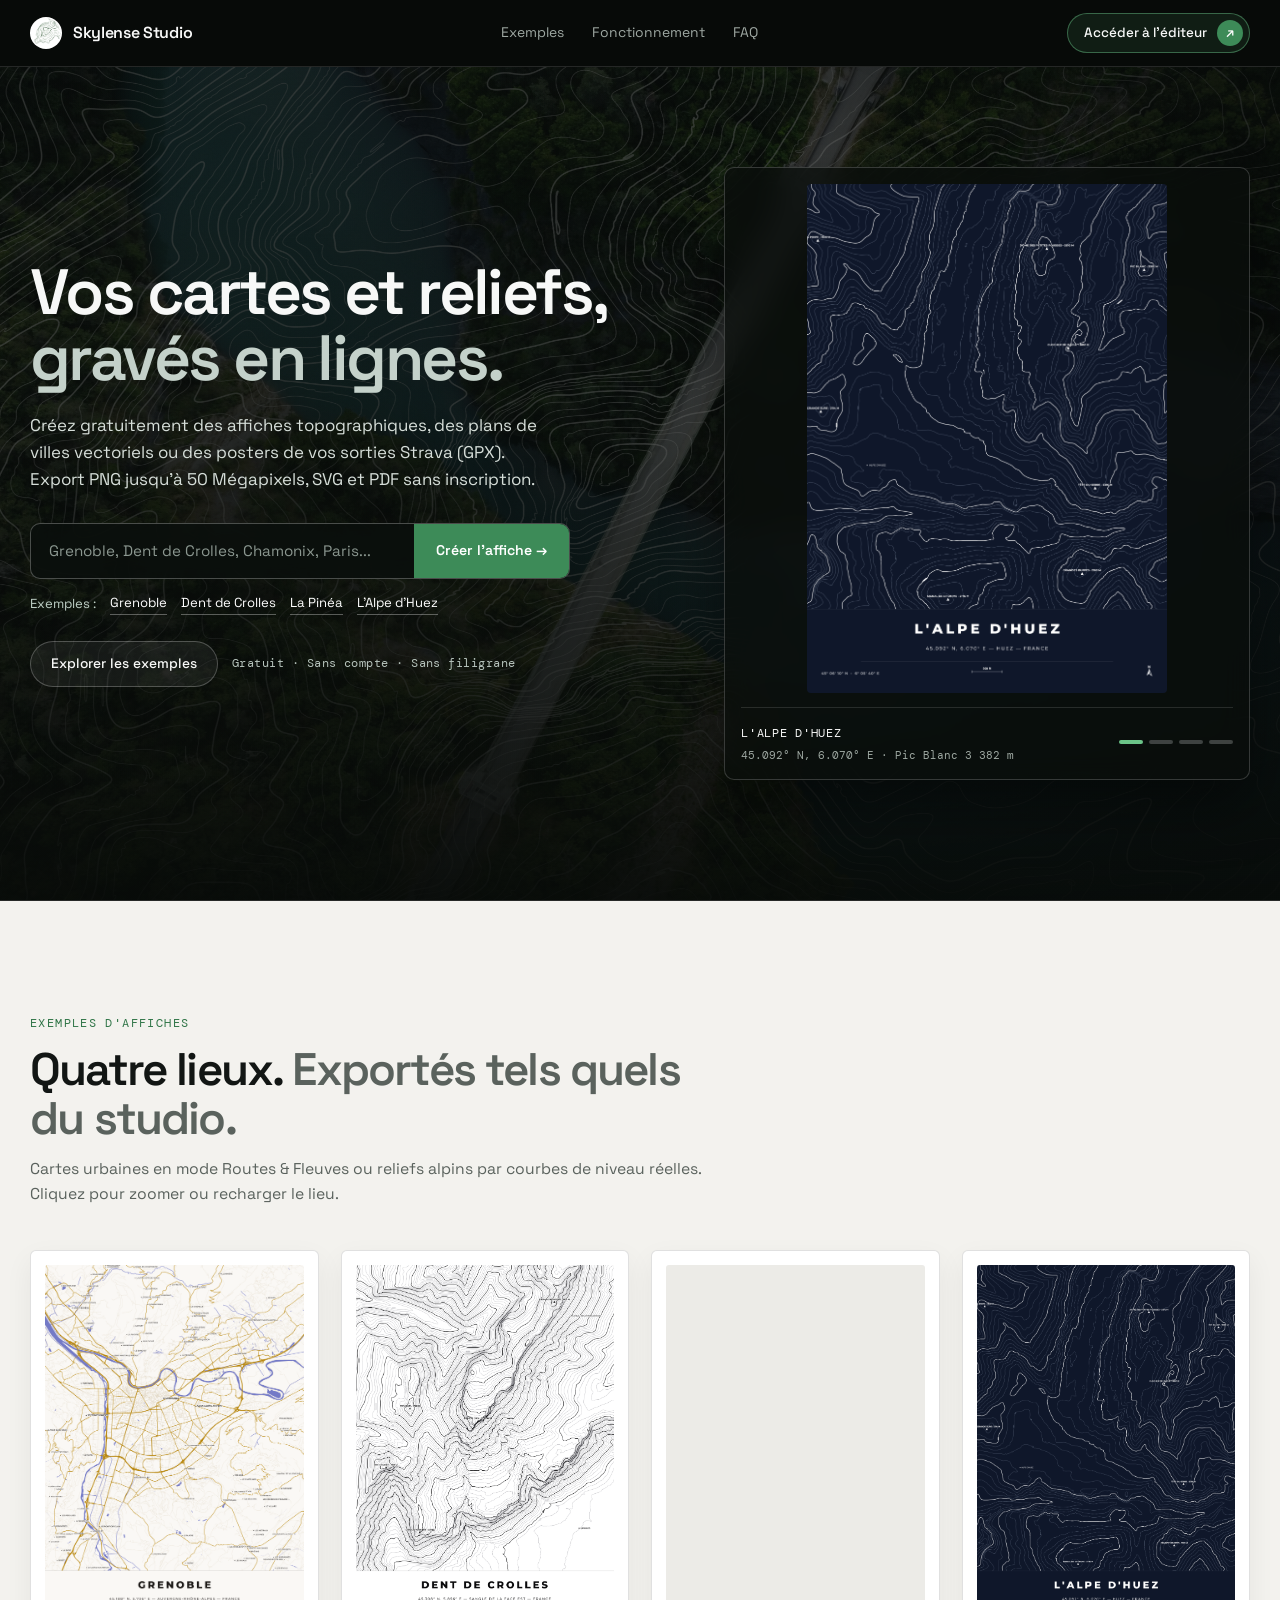
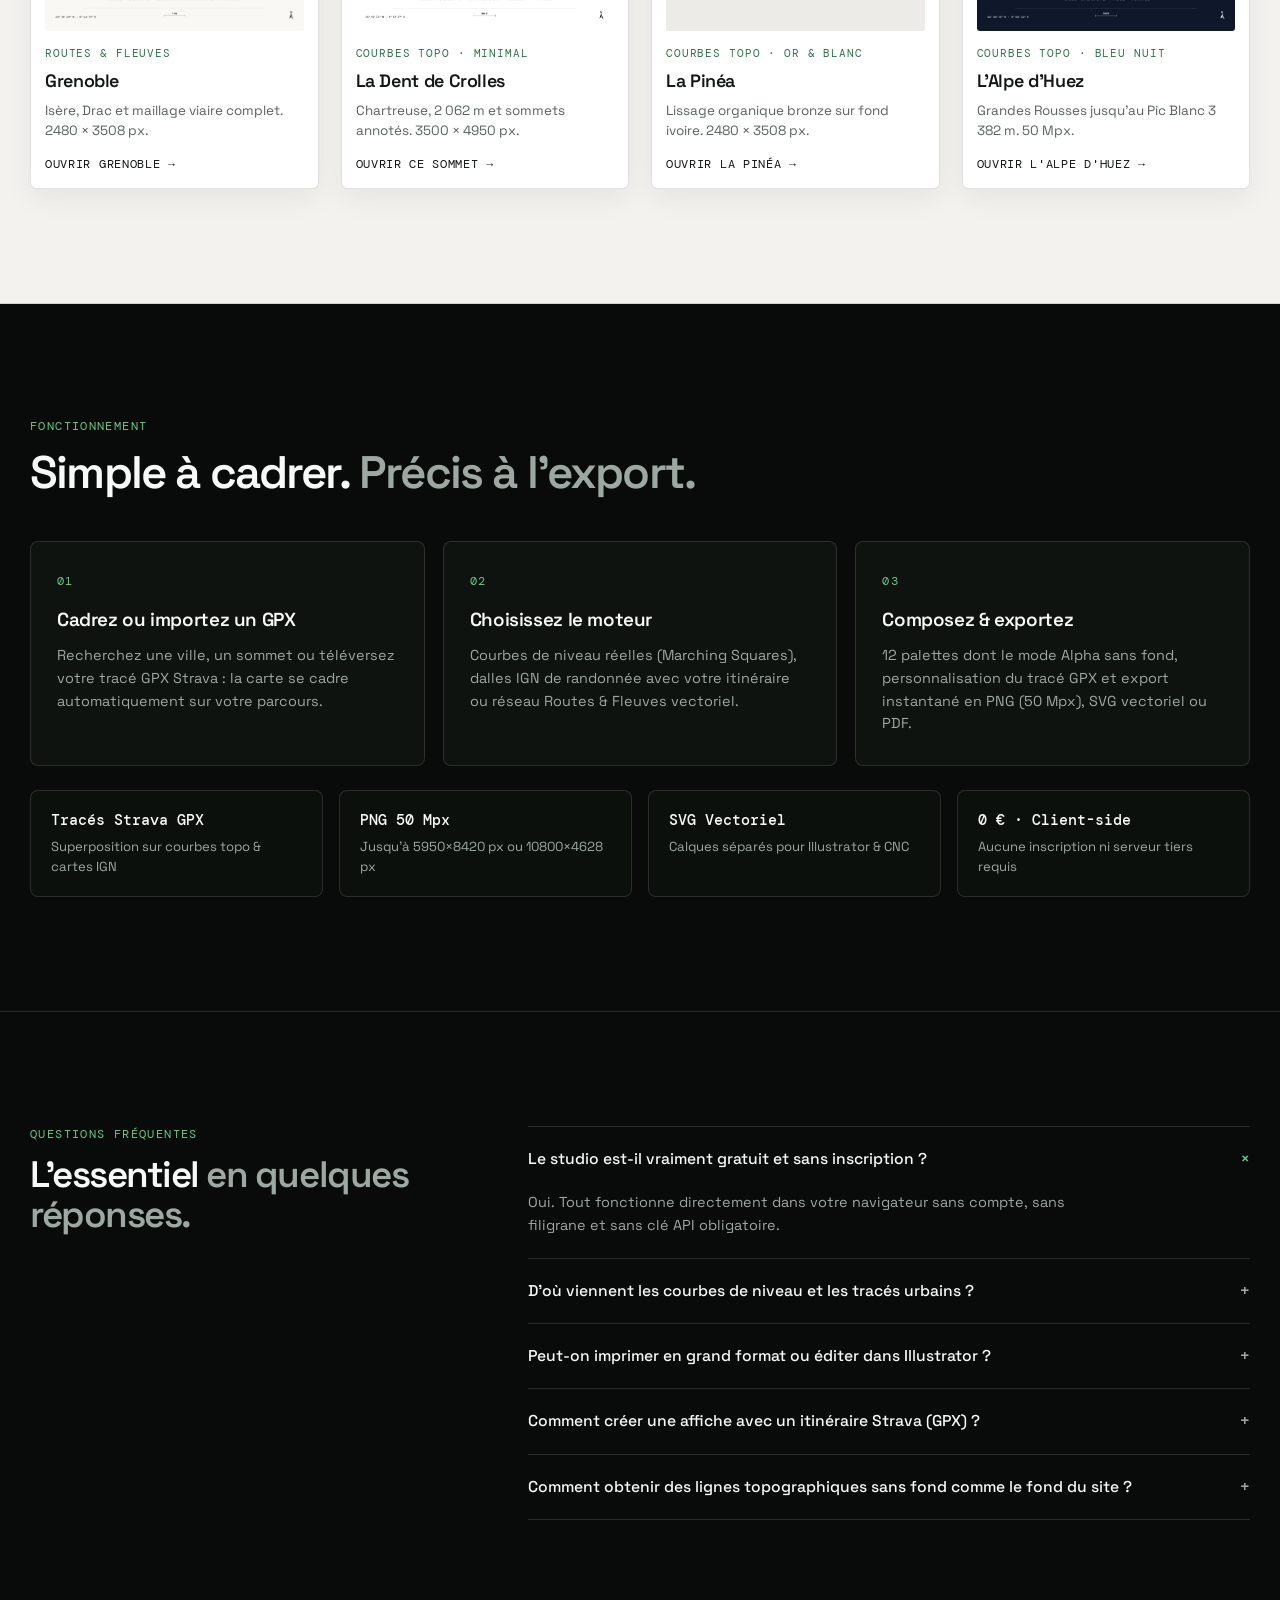
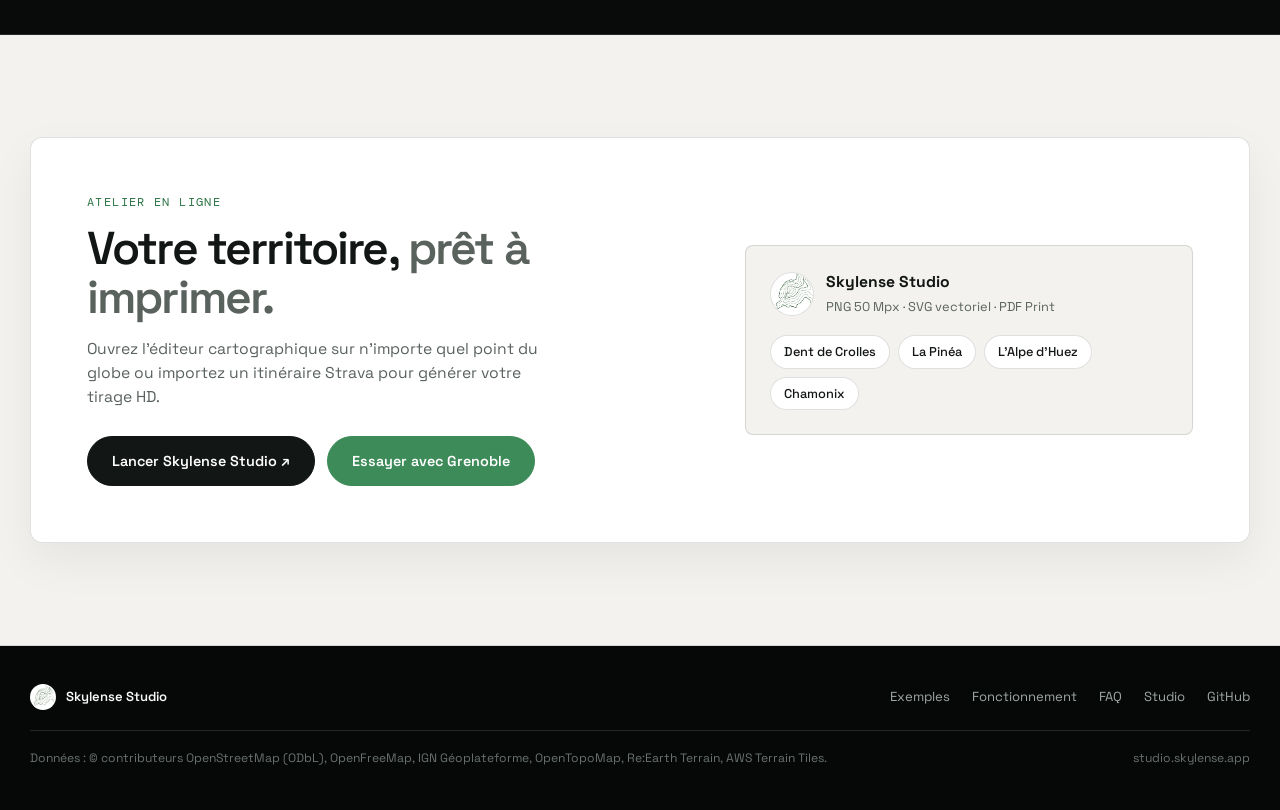
<file: index.html>
<!DOCTYPE html>
<html lang="fr">
<head>
    <meta charset="UTF-8">
    <meta name="viewport" content="width=device-width, initial-scale=1.0">
    <title>Skylense Studio — Affiches topographiques, cartes de villes & tracés Strava GPX gratuits</title>
    <meta name="description" content="Créez gratuitement une affiche topographique, une carte de ville ou un poster de votre parcours Strava (GPX) dans votre navigateur. Courbes de niveau réelles, cartes de randonnée IGN, fond Alpha transparent, export PNG 50 Mpx, SVG et PDF.">
    <meta name="keywords" content="affiche topographique gratuite, affiche strava gpx, poster parcours strava, carte topographique gpx, courbes de niveau, poster montagne, carte de ville minimaliste, isocourbes SVG, Skylense Studio, Grenoble, Dent de Crolles, La Pinéa, Alpe d'Huez">
    <meta name="author" content="Skylense Studio">
    <meta name="application-name" content="Skylense Studio">
    <meta name="apple-mobile-web-app-title" content="Skylense Studio">
    <meta name="robots" content="index, follow, max-image-preview:large">
    <meta name="theme-color" content="#000000">
    <link rel="canonical" href="https://studio.skylense.app/">
    <link rel="alternate" hreflang="fr" href="https://studio.skylense.app/">
    <link rel="alternate" hreflang="x-default" href="https://studio.skylense.app/">

    <link rel="icon" type="image/png" href="images/logo2.png">
    <link rel="apple-touch-icon" href="images/logo2.png">

    <!-- Open Graph & Twitter -->
    <meta property="og:type" content="website">
    <meta property="og:locale" content="fr_FR">
    <meta property="og:site_name" content="Skylense Studio">
    <meta property="og:title" content="Skylense Studio — Affiches topographiques, cartes & tracés Strava GPX">
    <meta property="og:description" content="Transformez une ville, une montagne ou votre itinéraire Strava (GPX) en affiche haute définition jusqu'à 50 Mégapixels, gratuitement et sans inscription.">
    <meta property="og:url" content="https://studio.skylense.app/">
    <meta property="og:image" content="https://studio.skylense.app/images/topo3.png">
    <meta property="og:image:type" content="image/png">
    <meta property="og:image:width" content="5950">
    <meta property="og:image:height" content="8420">
    <meta property="og:image:alt" content="Affiche topographique de L'Alpe d'Huez générée avec Skylense Studio">
    <meta name="twitter:card" content="summary_large_image">
    <meta name="twitter:title" content="Skylense Studio — Affiches topographiques & tracés Strava GPX">
    <meta name="twitter:description" content="Courbes de niveau réelles, import GPX Strava sur cartes topo/rando, plans de villes vectoriels et exports PNG 50 Mpx, SVG & PDF.">
    <meta name="twitter:image" content="https://studio.skylense.app/images/topo3.png">

    <!-- Données structurées SEO -->
    <script type="application/ld+json">
    {
      "@context": "https://schema.org",
      "@type": "WebApplication",
      "name": "Skylense Studio",
      "url": "https://studio.skylense.app/",
      "applicationCategory": "DesignApplication",
      "operatingSystem": "Web",
      "inLanguage": "fr",
      "softwareVersion": "1.1.0",
      "isAccessibleForFree": true,
      "image": "https://studio.skylense.app/images/logo2.png",
      "screenshot": "https://studio.skylense.app/images/topo3.png",
      "publisher": {
        "@type": "Organization",
        "name": "Skylense Studio",
        "url": "https://studio.skylense.app/",
        "logo": {
          "@type": "ImageObject",
          "url": "https://studio.skylense.app/images/logo2.png"
        }
      },
      "description": "Studio gratuit dans le navigateur pour créer des affiches topographiques (courbes de niveau Marching Squares), des cartes urbaines (Routes & Fleuves MVT), des cartes de randonnée IGN et des posters d'itinéraires Strava à partir de fichiers GPX, avec export PNG jusqu'à 50 Mégapixels, SVG vectoriel et PDF.",
      "featureList": [
        "Import direct de tracés Strava et fichiers GPX sur courbes topo, cartes IGN et plans urbains",
        "Calcul automatique de la distance et du dénivelé positif (D+)",
        "Moteur d'isocontours topographiques Marching Squares",
        "Mode Routes & Fleuves vectoriel OpenFreeMap",
        "Export PNG jusqu'à 50 Mégapixels, SVG vectoriel par calques et PDF Print"
      ],
      "offers": {
        "@type": "Offer",
        "price": "0",
        "priceCurrency": "EUR"
      }
    }
    </script>
    <script type="application/ld+json">
    {
      "@context": "https://schema.org",
      "@type": "ImageGallery",
      "name": "Exemples d'affiches Skylense Studio",
      "url": "https://studio.skylense.app/#exemples",
      "associatedMedia": [
        {
          "@type": "ImageObject",
          "name": "Grenoble — Routes & Fleuves",
          "contentUrl": "https://studio.skylense.app/images/ville.png",
          "description": "Affiche de Grenoble en mode Routes et Fleuves."
        },
        {
          "@type": "ImageObject",
          "name": "La Dent de Crolles — Courbes topographiques",
          "contentUrl": "https://studio.skylense.app/images/topo1.png",
          "description": "Affiche topographique de La Dent de Crolles (2062 m) en Chartreuse."
        },
        {
          "@type": "ImageObject",
          "name": "La Pinéa — Courbes topographiques",
          "contentUrl": "https://studio.skylense.app/images/topo2.png",
          "description": "Affiche topographique de La Pinéa (1771 m) en Chartreuse."
        },
        {
          "@type": "ImageObject",
          "name": "L'Alpe d'Huez — Courbes topographiques 50 Mpx",
          "contentUrl": "https://studio.skylense.app/images/topo3.png",
          "description": "Affiche topographique de L'Alpe d'Huez et du Pic Blanc (3382 m)."
        }
      ]
    }
    </script>
    <script type="application/ld+json">
    {
      "@context": "https://schema.org",
      "@type": "FAQPage",
      "mainEntity": [
        {
          "@type": "Question",
          "name": "Skylense Studio est-il gratuit et sans inscription ?",
          "acceptedAnswer": {
            "@type": "Answer",
            "text": "Oui. Le studio fonctionne directement dans votre navigateur sans compte, sans filigrane et sans clé API obligatoire."
          }
        },
        {
          "@type": "Question",
          "name": "Quelles données cartographiques et altimétriques sont utilisées ?",
          "acceptedAnswer": {
            "@type": "Answer",
            "text": "Les courbes de niveau utilisent des modèles numériques de terrain (Terrain-RGB et AWS Terrarium). Le mode Routes & Fleuves décode les tuiles vectorielles OpenFreeMap/OpenStreetMap, et les dalles raster incluent l'IGN Géoplateforme et OpenTopoMap."
          }
        },
        {
          "@type": "Question",
          "name": "Quels formats d'export sont disponibles pour l'impression ?",
          "acceptedAnswer": {
            "@type": "Answer",
            "text": "Vous pouvez exporter en PNG (150 DPI, 300 DPI Pro, 4K Ultra HD et jusqu'à 50 Mégapixels), en SVG vectoriel pur par calques et en PDF haute définition."
          }
        },
        {
          "@type": "Question",
          "name": "Comment créer une affiche avec un itinéraire Strava (fichier GPX) ?",
          "acceptedAnswer": {
            "@type": "Answer",
            "text": "Dans Skylense Studio, téléversez votre fichier .gpx exporté depuis Strava, Garmin ou Komoot. Le tracé est automatiquement centré sur la carte avec sa distance et son dénivelé positif, et se superpose en haute définition sur les courbes de niveau, les dalles IGN de randonnée ou les plans de villes (export PNG, SVG et PDF)."
          }
        },
        {
          "@type": "Question",
          "name": "Comment exporter des lignes topographiques sans fond (Alpha) ?",
          "acceptedAnswer": {
            "@type": "Answer",
            "text": "Dans le studio, choisissez la palette Alpha ou activez la transparence du fond avec la disposition Lignes Pures pour obtenir uniquement les courbes en PNG transparent ou SVG."
          }
        }
      ]
    }
    </script>

    <!-- Fonts -->
    <link rel="preconnect" href="https://fonts.googleapis.com">
    <link rel="preconnect" href="https://fonts.gstatic.com" crossorigin>
    <link href="https://fonts.googleapis.com/css2?family=DM+Mono:wght@400;500&family=Space+Grotesk:wght@400;500;600;700&display=swap" rel="stylesheet">

    <link rel="stylesheet" href="landing.css">
</head>
<body>

    <!-- =====================================================================
         HEADER
         ===================================================================== -->
    <header class="site-header">
        <div class="header-inner">
            <a class="brand-link" href="#top" aria-label="Skylense Studio, accueil">
                <span class="brand-mark" aria-hidden="true">
                    <img src="images/logo2.png" alt="" width="32" height="32">
                </span>
                <span class="brand-name">Skylense Studio</span>
            </a>

            <nav class="nav-links" aria-label="Navigation principale">
                <a href="#exemples">Exemples</a>
                <a href="#fonctionnement">Fonctionnement</a>
                <a href="#faq">FAQ</a>
            </nav>

            <div style="display:flex; align-items:center; gap:10px;">
                <a class="btn-nav-pill" href="studio.html">
                    <span>Accéder à l'éditeur</span>
                    <span class="btn-pill-arrow" aria-hidden="true">↗</span>
                </a>
                <button class="mobile-menu-btn" id="mobile-menu-btn" type="button" aria-label="Menu" aria-expanded="false">
                    <svg width="17" height="17" viewBox="0 0 24 24" fill="none" stroke="currentColor" stroke-width="2">
                        <line x1="3" y1="7" x2="21" y2="7"/>
                        <line x1="3" y1="12" x2="21" y2="12"/>
                        <line x1="3" y1="17" x2="21" y2="17"/>
                    </svg>
                </button>
            </div>
        </div>

        <nav class="mobile-drawer" id="mobile-drawer" aria-label="Menu mobile">
            <a href="#exemples">Exemples</a>
            <a href="#fonctionnement">Fonctionnement</a>
            <a href="#faq">FAQ</a>
            <a href="studio.html" style="color:var(--accent-ink);">Ouvrir le studio →</a>
        </nav>
    </header>

    <main id="top">

        <!-- =================================================================
             HERO : FOND PHOTO AÉRIENNE (fond.jpg) + LIGNES ALPHA 16:9 ANIMÉES
             ================================================================= -->
        <section class="hero" aria-labelledby="hero-heading">
            <div class="hero-photo-bg" id="hero-photo-bg" aria-hidden="true"></div>
            <div class="hero-alpha-bg" id="hero-alpha-bg" aria-hidden="true"></div>
            <div class="hero-vignette" aria-hidden="true"></div>

            <div class="hero-grid">
                <div>
                    <h1 class="hero-title" id="hero-heading">
                        Vos cartes et reliefs, <span>gravés en lignes.</span>
                    </h1>
                    <p class="hero-lead">
                        Créez gratuitement des affiches topographiques, des plans de villes vectoriels ou des posters de vos sorties Strava (GPX).
                        Export PNG jusqu'à 50 Mégapixels, SVG et PDF sans inscription.
                    </p>

                    <div class="hero-launcher">
                        <form class="launcher-form" action="studio.html" method="get" role="search">
                            <label class="sr-only" for="hero-place-input">Rechercher une ville ou une montagne</label>
                            <input
                                id="hero-place-input"
                                class="launcher-input"
                                name="ville"
                                type="search"
                                placeholder="Grenoble, Dent de Crolles, Chamonix, Paris..."
                                autocomplete="off"
                                required
                            >
                            <button class="launcher-submit" type="submit">Créer l'affiche →</button>
                        </form>

                        <div class="hero-quick-row">
                            <span>Exemples :</span>
                            <a href="studio.html?ville=Grenoble">Grenoble</a>
                            <a href="studio.html?ville=Dent%20de%20Crolles">Dent de Crolles</a>
                            <a href="studio.html?ville=La%20Pin%C3%A9a">La Pinéa</a>
                            <a href="studio.html?ville=Alpe%20d%27Huez">L'Alpe d'Huez</a>
                        </div>
                    </div>

                    <div class="hero-cta-row">
                        <a class="btn-ghost-pill" href="#exemples">Explorer les exemples</a>
                        <span class="hero-note">Gratuit · Sans compte · Sans filigrane</span>
                    </div>
                </div>

                <!-- Aperçu épuré façon grille topographique -->
                <div class="hero-preview-shell">
                    <div class="hero-preview-frame" id="hero-preview-frame" aria-label="Aperçu des réalisations">
                        <div class="hero-preview-slide is-active" data-open-lightbox="topo3" data-title="L'Alpe d'Huez" data-coords="45.092° N, 6.070° E · Pic Blanc 3 382 m" tabindex="0" role="button" aria-label="Agrandir l'affiche de L'Alpe d'Huez">
                            <img src="images/topo3.png" alt="Affiche topographique L'Alpe d'Huez" width="5950" height="8420" loading="eager">
                        </div>
                        <div class="hero-preview-slide" data-open-lightbox="ville" data-title="Grenoble" data-coords="45.188° N, 5.736° E · Routes & Fleuves" tabindex="0" role="button" aria-label="Agrandir l'affiche de Grenoble">
                            <img src="images/ville.png" alt="Affiche Routes et Fleuves de Grenoble" width="2480" height="3508" loading="eager">
                        </div>
                        <div class="hero-preview-slide" data-open-lightbox="topo1" data-title="La Dent de Crolles" data-coords="45.308° N, 5.856° E · Chartreuse 2 062 m" tabindex="0" role="button" aria-label="Agrandir l'affiche de La Dent de Crolles">
                            <img src="images/topo1.png" alt="Affiche topographique La Dent de Crolles" width="3500" height="4950" loading="eager">
                        </div>
                        <div class="hero-preview-slide" data-open-lightbox="topo2" data-title="La Pinéa" data-coords="45.288° N, 5.738° E · Chartreuse 1 771 m" tabindex="0" role="button" aria-label="Agrandir l'affiche de La Pinéa">
                            <img src="images/topo2.png" alt="Affiche topographique La Pinéa" width="2480" height="3508" loading="eager">
                        </div>
                    </div>

                    <div class="hero-preview-bar">
                        <div>
                            <span class="preview-meta-title" id="preview-meta-title">L'Alpe d'Huez</span>
                            <span class="preview-meta-coords" id="preview-meta-coords">45.092° N, 6.070° E · Pic Blanc 3 382 m</span>
                        </div>
                        <div class="preview-dots" role="tablist" aria-label="Changer d'aperçu">
                            <button class="preview-dot is-active" type="button" aria-label="L'Alpe d'Huez"></button>
                            <button class="preview-dot" type="button" aria-label="Grenoble"></button>
                            <button class="preview-dot" type="button" aria-label="La Dent de Crolles"></button>
                            <button class="preview-dot" type="button" aria-label="La Pinéa"></button>
                        </div>
                    </div>
                </div>
            </div>
        </section>

        <!-- =================================================================
             EXEMPLES D'AFFICHES (PAPIER MINÉRAL)
             ================================================================= -->
        <section class="section-paper" id="exemples" aria-labelledby="exemples-heading">
            <div class="container">
                <div class="section-header" data-reveal>
                    <span class="section-kicker">Exemples d'affiches</span>
                    <h2 class="section-heading" id="exemples-heading">
                        Quatre lieux. <span>Exportés tels quels du studio.</span>
                    </h2>
                    <p class="section-desc">
                        Cartes urbaines en mode Routes &amp; Fleuves ou reliefs alpins par courbes de niveau réelles. Cliquez pour zoomer ou recharger le lieu.
                    </p>
                </div>

                <div class="gallery-grid">
                    <article class="poster-card" data-reveal>
                        <div class="poster-media" data-open-lightbox="ville" tabindex="0" role="button" aria-label="Zoomer sur Grenoble">
                            <img src="images/ville.png" alt="Affiche de Grenoble en mode Routes et Fleuves" width="2480" height="3508" loading="lazy" decoding="async">
                        </div>
                        <div class="poster-body">
                            <span class="poster-mode">Routes &amp; Fleuves</span>
                            <h3 class="poster-name">Grenoble</h3>
                            <p class="poster-caption">Isère, Drac et maillage viaire complet. 2480 × 3508 px.</p>
                            <a class="poster-link" href="studio.html?ville=Grenoble">Ouvrir Grenoble →</a>
                        </div>
                    </article>

                    <article class="poster-card" data-reveal>
                        <div class="poster-media" data-open-lightbox="topo1" tabindex="0" role="button" aria-label="Zoomer sur La Dent de Crolles">
                            <img src="images/topo1.png" alt="Affiche topographique de La Dent de Crolles" width="3500" height="4950" loading="lazy" decoding="async">
                        </div>
                        <div class="poster-body">
                            <span class="poster-mode">Courbes Topo · Minimal</span>
                            <h3 class="poster-name">La Dent de Crolles</h3>
                            <p class="poster-caption">Chartreuse, 2 062 m et sommets annotés. 3500 × 4950 px.</p>
                            <a class="poster-link" href="studio.html?ville=Dent%20de%20Crolles">Ouvrir ce sommet →</a>
                        </div>
                    </article>

                    <article class="poster-card" data-reveal>
                        <div class="poster-media" data-open-lightbox="topo2" tabindex="0" role="button" aria-label="Zoomer sur La Pinéa">
                            <img src="images/topo2.png" alt="Affiche topographique de La Pinéa" width="2480" height="3508" loading="lazy" decoding="async">
                        </div>
                        <div class="poster-body">
                            <span class="poster-mode">Courbes Topo · Or &amp; Blanc</span>
                            <h3 class="poster-name">La Pinéa</h3>
                            <p class="poster-caption">Lissage organique bronze sur fond ivoire. 2480 × 3508 px.</p>
                            <a class="poster-link" href="studio.html?ville=La%20Pin%C3%A9a">Ouvrir La Pinéa →</a>
                        </div>
                    </article>

                    <article class="poster-card" data-reveal>
                        <div class="poster-media" data-open-lightbox="topo3" tabindex="0" role="button" aria-label="Zoomer sur L'Alpe d'Huez">
                            <img src="images/topo3.png" alt="Affiche topographique de L'Alpe d'Huez" width="5950" height="8420" loading="lazy" decoding="async">
                        </div>
                        <div class="poster-body">
                            <span class="poster-mode">Courbes Topo · Bleu Nuit</span>
                            <h3 class="poster-name">L'Alpe d'Huez</h3>
                            <p class="poster-caption">Grandes Rousses jusqu'au Pic Blanc 3 382 m. 50 Mpx.</p>
                            <a class="poster-link" href="studio.html?ville=Alpe%20d%27Huez">Ouvrir l'Alpe d'Huez →</a>
                        </div>
                    </article>
                </div>
            </div>
        </section>

        <!-- =================================================================
             FONCTIONNEMENT
             ================================================================= -->
        <section class="section" id="fonctionnement" aria-labelledby="fonctionnement-heading">
            <div class="container">
                <div class="section-header" data-reveal>
                    <span class="section-kicker">Fonctionnement</span>
                    <h2 class="section-heading" id="fonctionnement-heading">
                        Simple à cadrer. <span>Précis à l'export.</span>
                    </h2>
                </div>

                <div class="steps-grid" data-reveal>
                    <article class="step-cell">
                        <span class="step-num">01</span>
                        <h3>Cadrez ou importez un GPX</h3>
                        <p>
                            Recherchez une ville, un sommet ou téléversez votre tracé GPX Strava : la carte se cadre automatiquement sur votre parcours.
                        </p>
                    </article>
                    <article class="step-cell">
                        <span class="step-num">02</span>
                        <h3>Choisissez le moteur</h3>
                        <p>
                            Courbes de niveau réelles (Marching Squares), dalles IGN de randonnée avec votre itinéraire ou réseau Routes &amp; Fleuves vectoriel.
                        </p>
                    </article>
                    <article class="step-cell">
                        <span class="step-num">03</span>
                        <h3>Composez &amp; exportez</h3>
                        <p>
                            12 palettes dont le mode Alpha sans fond, personnalisation du tracé GPX et export instantané en PNG (50 Mpx), SVG vectoriel ou PDF.
                        </p>
                    </article>
                </div>

                <div class="specs-strip" data-reveal>
                    <div class="spec-box">
                        <strong>Tracés Strava GPX</strong>
                        <span>Superposition sur courbes topo &amp; cartes IGN</span>
                    </div>
                    <div class="spec-box">
                        <strong>PNG 50 Mpx</strong>
                        <span>Jusqu'à 5950×8420 px ou 10800×4628 px</span>
                    </div>
                    <div class="spec-box">
                        <strong>SVG Vectoriel</strong>
                        <span>Calques séparés pour Illustrator &amp; CNC</span>
                    </div>
                    <div class="spec-box">
                        <strong>0 € · Client-side</strong>
                        <span>Aucune inscription ni serveur tiers requis</span>
                    </div>
                </div>
            </div>
        </section>

        <!-- =================================================================
             FAQ
             ================================================================= -->
        <section class="section" id="faq" aria-labelledby="faq-heading">
            <div class="container">
                <div class="faq-wrap" data-reveal>
                    <div>
                        <span class="section-kicker">Questions fréquentes</span>
                        <h2 class="section-heading" id="faq-heading" style="font-size:clamp(1.7rem, 3vw, 2.3rem);">
                            L'essentiel <span>en quelques réponses.</span>
                        </h2>
                    </div>

                    <div class="faq-list">
                        <details class="faq-item" open>
                            <summary>
                                <span>Le studio est-il vraiment gratuit et sans inscription ?</span>
                                <span class="faq-icon">+</span>
                            </summary>
                            <p>
                                Oui. Tout fonctionne directement dans votre navigateur sans compte, sans filigrane et sans clé API obligatoire.
                            </p>
                        </details>

                        <details class="faq-item">
                            <summary>
                                <span>D'où viennent les courbes de niveau et les tracés urbains ?</span>
                                <span class="faq-icon">+</span>
                            </summary>
                            <p>
                                Les altitudes proviennent de modèles numériques de terrain (Terrain-RGB / AWS Terrarium). Le mode Routes &amp; Fleuves décode les tuiles vectorielles OpenFreeMap issues d'OpenStreetMap, et les dalles raster s'appuient sur l'IGN Géoplateforme et OpenTopoMap.
                            </p>
                        </details>

                        <details class="faq-item">
                            <summary>
                                <span>Peut-on imprimer en grand format ou éditer dans Illustrator ?</span>
                                <span class="faq-icon">+</span>
                            </summary>
                            <p>
                                Oui : exportez en PNG jusqu'à 50 Mégapixels pour l'impression grand format, en PDF haute définition, ou en SVG vectoriel pur avec calques séparés.
                            </p>
                        </details>

                        <details class="faq-item">
                            <summary>
                                <span>Comment créer une affiche avec un itinéraire Strava (GPX) ?</span>
                                <span class="faq-icon">+</span>
                            </summary>
                            <p>
                                Dans le studio, cliquez sur « Téléverser un tracé GPX (Strava) » pour importer votre sortie. La carte se cale sur le parcours avec sa distance et son dénivelé (D+), et le tracé s'ajoute sur les courbes topo, les cartes IGN de randonnée ou les plans urbains (PNG, SVG et PDF).
                            </p>
                        </details>

                        <details class="faq-item">
                            <summary>
                                <span>Comment obtenir des lignes topographiques sans fond comme le fond du site ?</span>
                                <span class="faq-icon">+</span>
                            </summary>
                            <p>
                                Dans le studio, sélectionnez le format souhaité (par exemple Panorama), activez la palette Alpha (fond transparent) et la disposition Lignes Pures.
                            </p>
                        </details>
                    </div>
                </div>
            </div>
        </section>

        <!-- =================================================================
             CTA FINAL (CARTE ÉDITORIALE)
             ================================================================= -->
        <section class="closing-band" aria-labelledby="closing-heading">
            <div class="container">
                <div class="closing-card" data-reveal>
                    <div>
                        <span class="section-kicker" style="color:var(--accent-paper);">Atelier en ligne</span>
                        <h2 id="closing-heading">Votre territoire, <span>prêt à imprimer.</span></h2>
                        <p>
                            Ouvrez l'éditeur cartographique sur n'importe quel point du globe ou importez un itinéraire Strava pour générer votre tirage HD.
                        </p>
                        <div class="closing-actions">
                            <a class="btn-pill-dark" href="studio.html">Lancer Skylense Studio ↗</a>
                            <a class="btn-pill-solid" href="studio.html?ville=Grenoble">Essayer avec Grenoble</a>
                        </div>
                    </div>

                    <div class="closing-side">
                        <div class="closing-logo-row">
                            <img src="images/logo1.png" alt="Logo Skylense Studio" width="44" height="44" class="closing-logo-circle" loading="lazy" decoding="async">
                            <div>
                                <strong style="display:block; font-size:0.98rem;">Skylense Studio</strong>
                                <span style="font-size:0.8rem; color:var(--paper-muted);">PNG 50 Mpx · SVG vectoriel · PDF Print</span>
                            </div>
                        </div>
                        <div class="closing-quick-links" aria-label="Accès rapides">
                            <a class="closing-chip" href="studio.html?ville=Dent%20de%20Crolles">Dent de Crolles</a>
                            <a class="closing-chip" href="studio.html?ville=La%20Pin%C3%A9a">La Pinéa</a>
                            <a class="closing-chip" href="studio.html?ville=Alpe%20d%27Huez">L'Alpe d'Huez</a>
                            <a class="closing-chip" href="studio.html?ville=Chamonix">Chamonix</a>
                        </div>
                    </div>
                </div>
            </div>
        </section>

    </main>

    <!-- =====================================================================
         FOOTER
         ===================================================================== -->
    <footer class="site-footer">
        <div class="container">
            <div class="footer-top">
                <div class="footer-brand">
                    <img src="images/logo2.png" alt="" width="22" height="22" class="footer-logo" loading="lazy" decoding="async">
                    <strong style="color:var(--ink); font-weight:600;">Skylense Studio</strong>
                </div>
                <nav class="footer-links" aria-label="Navigation pied de page">
                    <a href="#exemples">Exemples</a>
                    <a href="#fonctionnement">Fonctionnement</a>
                    <a href="#faq">FAQ</a>
                    <a href="studio.html">Studio</a>
                    <a href="https://github.com/Jmcht21/skylense-studio" target="_blank" rel="noopener noreferrer">GitHub</a>
                </nav>
            </div>
            <div class="footer-bottom">
                <span>Données : © contributeurs OpenStreetMap (ODbL), OpenFreeMap, IGN Géoplateforme, OpenTopoMap, Re:Earth Terrain, AWS Terrain Tiles.</span>
                <span>studio.skylense.app</span>
            </div>
        </div>
    </footer>

    <!-- =====================================================================
         LIGHTBOX
         ===================================================================== -->
    <div class="lightbox" id="lightbox" role="dialog" aria-modal="true" aria-hidden="true" aria-labelledby="lightbox-title">
        <div class="lightbox-dialog">
            <div class="lightbox-media" id="lightbox-media">
                <img id="lightbox-img" src="images/ville.png" alt="">
            </div>
            <div class="lightbox-info">
                <button class="lightbox-close" id="lightbox-close" type="button" aria-label="Fermer">&times;</button>
                <div>
                    <span class="poster-mode" id="lightbox-mode"></span>
                    <h3 class="lightbox-title" id="lightbox-title"></h3>
                    <p class="lightbox-coords" id="lightbox-coords"></p>
                    <p class="lightbox-desc" id="lightbox-desc"></p>
                </div>
                <a class="btn-pill-solid" id="lightbox-studio-link" href="studio.html" style="width:100%;">Ouvrir dans le studio ↗</a>
            </div>
        </div>
    </div>

    <script src="landing.js" defer></script>
</body>
</html>
</file>
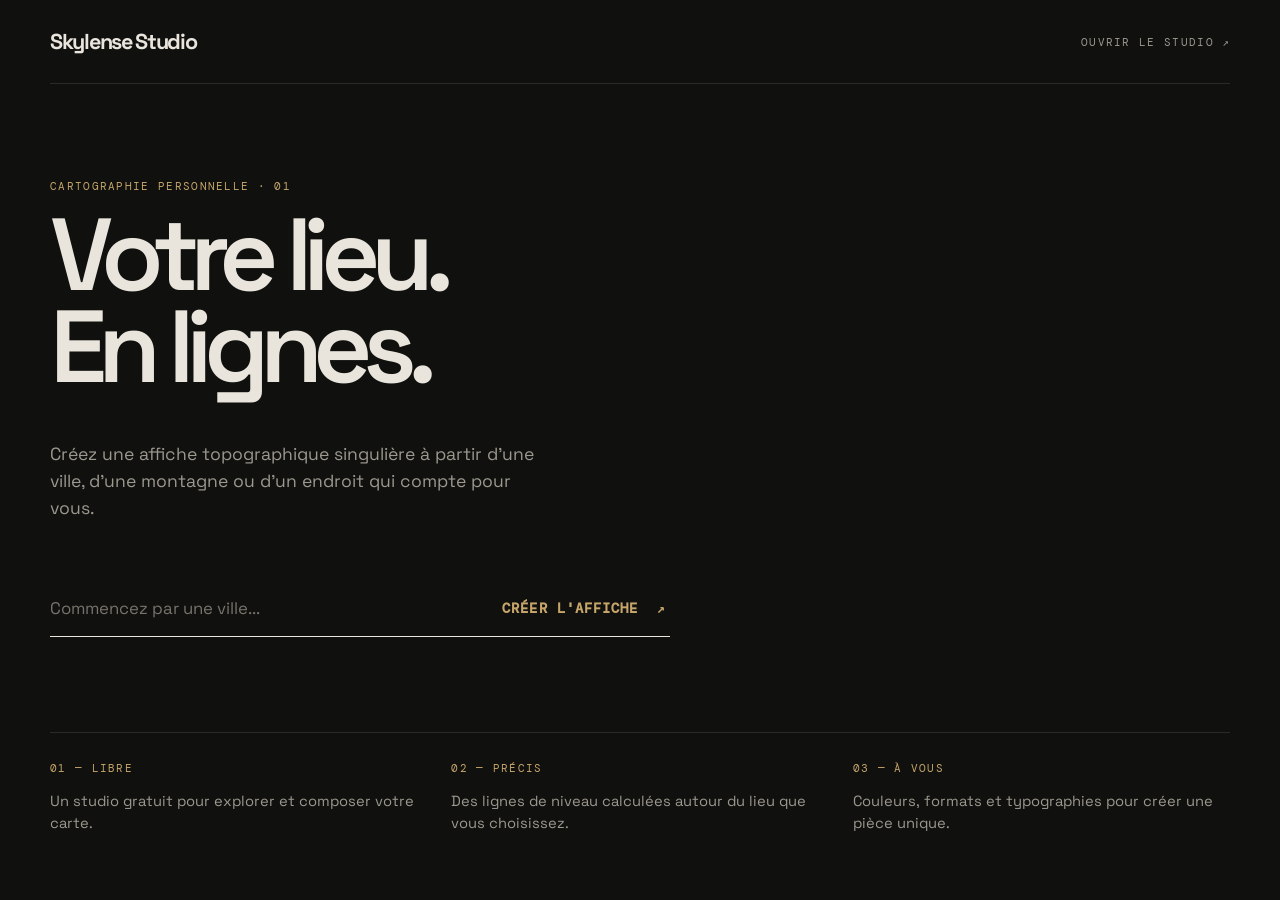
<file: beta.html>
<!doctype html>
<html lang="fr">
<head>
    <meta charset="utf-8">
    <meta name="viewport" content="width=device-width, initial-scale=1">
    <title>Skylense Studio — Créez une affiche topographique unique</title>
    <meta name="description" content="Créez gratuitement une affiche topographique personnalisée de votre ville, montagne ou lieu préféré avec Skylense Studio.">
    <meta name="keywords" content="affiche topographique gratuite, carte topographique, lignes de niveau, poster montagne, Skylense Studio">
    <meta name="robots" content="index, follow">
    <link rel="canonical" href="https://studio.skylense.app/beta.html">
    <meta property="og:type" content="website">
    <meta property="og:title" content="Skylense Studio — Votre lieu, en lignes topographiques">
    <meta property="og:description" content="Transformez un lieu qui compte en affiche topographique éditoriale, gratuitement.">
    <meta property="og:url" content="https://studio.skylense.app/beta.html">
    <meta name="twitter:card" content="summary_large_image">
    <script type="application/ld+json">
    {
      "@context": "https://schema.org",
      "@type": "WebApplication",
      "name": "Skylense Studio",
      "url": "https://studio.skylense.app/",
      "description": "Studio gratuit pour créer des affiches topographiques personnalisées.",
      "applicationCategory": "DesignApplication",
      "operatingSystem": "Any",
      "offers": { "@type": "Offer", "price": "0", "priceCurrency": "EUR" }
    }
    </script>
    <link rel="preconnect" href="https://fonts.googleapis.com">
    <link rel="preconnect" href="https://fonts.gstatic.com" crossorigin>
    <link href="https://fonts.googleapis.com/css2?family=DM+Mono:wght@400;500&family=Space+Grotesk:wght@400;500;600;700&display=swap" rel="stylesheet">
    <style>
        :root { color-scheme: dark; --ink: #10100f; --paper: #e9e5dc; --muted: #9c988e; --gold: #c6a66a; }
        * { box-sizing: border-box; }
        body { margin: 0; min-height: 100vh; color: var(--paper); background: var(--ink); font-family: "Space Grotesk", sans-serif; }
        main { width: min(1180px, calc(100% - 48px)); margin: auto; }
        header { padding: 28px 0; display: flex; justify-content: space-between; align-items: center; border-bottom: 1px solid #2b2a26; }
        .logo { color: var(--paper); text-decoration: none; font-size: 1.35rem; font-weight: 700; letter-spacing: -.06em; }
        .eyebrow, .mono { font-family: "DM Mono", monospace; text-transform: uppercase; letter-spacing: .12em; font-size: .68rem; }
        .eyebrow { color: var(--gold); }
        .hero { min-height: 72vh; display: grid; align-content: center; padding: 90px 0; max-width: 860px; }
        h1 { margin: 16px 0 30px; max-width: 820px; font-size: clamp(3.2rem, 8vw, 7.5rem); line-height: .9; letter-spacing: -.09em; font-weight: 600; }
        .intro { max-width: 490px; color: var(--muted); font-size: 1.1rem; line-height: 1.55; }
        form { display: flex; max-width: 620px; margin-top: 40px; border-bottom: 1px solid var(--paper); }
        input { min-width: 0; flex: 1; border: 0; outline: 0; padding: 17px 0; color: var(--paper); background: transparent; font: inherit; font-size: 1.05rem; }
        input::placeholder { color: #77736b; }
        button { border: 0; padding: 0 4px 0 20px; color: var(--gold); background: transparent; font: 600 .85rem "DM Mono", monospace; text-transform: uppercase; letter-spacing: .08em; cursor: pointer; }
        .details { display: grid; grid-template-columns: repeat(3, 1fr); gap: 24px; padding: 28px 0 48px; border-top: 1px solid #2b2a26; }
        .details p { color: var(--muted); line-height: 1.5; font-size: .92rem; }
        @media (max-width: 650px) { main { width: min(100% - 32px, 1180px); } .hero { min-height: 70vh; padding: 60px 0; } .details { grid-template-columns: 1fr; gap: 8px; } }
    </style>
</head>
<body>
    <main>
        <header>
            <a class="logo" href="beta.html" aria-label="Skylense Studio, accueil">Skylense Studio</a>
            <a class="mono" href="index.html" style="color:var(--muted);text-decoration:none">Ouvrir le studio ↗</a>
        </header>
        <section class="hero">
            <div class="eyebrow">Cartographie personnelle · 01</div>
            <h1>Votre lieu.<br>En lignes.</h1>
            <p class="intro">Créez une affiche topographique singulière à partir d'une ville, d'une montagne ou d'un endroit qui compte pour vous.</p>
            <form id="place-form" action="index.html" method="get">
                <input name="ville" id="place" type="search" placeholder="Commencez par une ville..." autocomplete="address-level2" required>
                <button type="submit">Créer l'affiche&nbsp; ↗</button>
            </form>
        </section>
        <section class="details" aria-label="Pourquoi Skylense Studio">
            <div><div class="eyebrow">01 — Libre</div><p>Un studio gratuit pour explorer et composer votre carte.</p></div>
            <div><div class="eyebrow">02 — Précis</div><p>Des lignes de niveau calculées autour du lieu que vous choisissez.</p></div>
            <div><div class="eyebrow">03 — À vous</div><p>Couleurs, formats et typographies pour créer une pièce unique.</p></div>
        </section>
    </main>
</body>
</html>
</file>
<file: landing.css>
/* ==========================================================================
   SKYLENSE STUDIO — LANDING PAGE STYLESHEET
   Direction : Photographie aérienne alpine + lignes alpha animées + édition papier
   ========================================================================== */

:root {
    --bg: #080b09;
    --surface: #0e1310;
    --surface-hover: #151c18;
    --paper: #f3f2ee;
    --paper-card: #ffffff;
    --paper-ink: #121614;
    --paper-muted: #5a625d;
    --border: rgba(255, 255, 255, 0.12);
    --border-strong: rgba(255, 255, 255, 0.24);
    --border-paper: rgba(18, 22, 20, 0.13);
    --ink: #f7f8f7;
    --muted: #9ea8a2;
    --subtle: #69726d;
    --accent: #3d8b58;
    --accent-hover: #49a067;
    --accent-ink: #6bc488;
    --accent-paper: #2e7446;

    --font-sans: 'Space Grotesk', -apple-system, BlinkMacSystemFont, sans-serif;
    --font-mono: 'DM Mono', monospace;

    --container: min(1220px, calc(100% - 48px));
    --ease: cubic-bezier(0.16, 1, 0.3, 1);
}

*, *::before, *::after {
    box-sizing: border-box;
}

html {
    scroll-behavior: smooth;
    background: var(--bg);
    color: var(--ink);
    -webkit-font-smoothing: antialiased;
    -moz-osx-font-smoothing: grayscale;
}

body {
    margin: 0;
    font-family: var(--font-sans);
    background: var(--bg);
    color: var(--ink);
    line-height: 1.55;
    overflow-x: hidden;
}

img {
    display: block;
    max-width: 100%;
    height: auto;
}

a { color: inherit; }
button, input { font: inherit; }

.sr-only {
    position: absolute;
    width: 1px;
    height: 1px;
    padding: 0;
    margin: -1px;
    overflow: hidden;
    clip: rect(0, 0, 0, 0);
    white-space: nowrap;
    border: 0;
}

.container {
    width: var(--container);
    margin-inline: auto;
}

/* Scroll reveals */
[data-reveal] {
    opacity: 0;
    transform: translateY(16px);
    transition: opacity 0.65s var(--ease), transform 0.65s var(--ease);
}
[data-reveal].is-visible {
    opacity: 1;
    transform: translateY(0);
}

@media (prefers-reduced-motion: reduce) {
    html { scroll-behavior: auto; }
    [data-reveal] { opacity: 1; transform: none; transition: none; }
    .hero-alpha-bg { animation: none !important; -webkit-mask-image: none !important; mask-image: none !important; opacity: 0.45 !important; }
}

/* ==========================================================================
   HEADER
   ========================================================================== */
.site-header {
    position: sticky;
    top: 0;
    z-index: 50;
    background: rgba(8, 11, 9, 0.8);
    backdrop-filter: blur(14px);
    -webkit-backdrop-filter: blur(14px);
    border-bottom: 1px solid var(--border);
}

.header-inner {
    width: var(--container);
    margin-inline: auto;
    height: 66px;
    display: flex;
    align-items: center;
    justify-content: space-between;
    gap: 24px;
}

.brand-link {
    display: inline-flex;
    align-items: center;
    gap: 11px;
    text-decoration: none;
}

.brand-mark {
    width: 32px;
    height: 32px;
    border-radius: 50%;
    overflow: hidden;
    border: 1px solid rgba(255, 255, 255, 0.22);
    background: #ffffff;
    display: grid;
    place-items: center;
    flex-shrink: 0;
}

.brand-mark img {
    width: 100%;
    height: 100%;
    object-fit: cover;
    border-radius: 50%;
}

.brand-name {
    font-weight: 600;
    font-size: 1rem;
    letter-spacing: -0.02em;
}

.nav-links {
    display: flex;
    align-items: center;
    gap: 28px;
}

.nav-links a {
    text-decoration: none;
    font-size: 0.87rem;
    color: var(--muted);
    transition: color 0.18s ease;
}

.nav-links a:hover {
    color: var(--ink);
}

/* Boutons originaux style capsule éditoriale (distincts de topolines.app) */
.btn-nav-pill {
    display: inline-flex;
    align-items: center;
    gap: 10px;
    padding: 6px 6px 6px 16px;
    border-radius: 9999px;
    background: rgba(61, 139, 88, 0.16);
    border: 1px solid rgba(107, 196, 136, 0.45);
    color: var(--ink);
    text-decoration: none;
    font-size: 0.84rem;
    font-weight: 500;
    transition: background 0.2s ease, border-color 0.2s ease, transform 0.2s ease;
    white-space: nowrap;
}

.btn-nav-pill:hover {
    background: rgba(61, 139, 88, 0.3);
    border-color: var(--accent-ink);
    transform: translateY(-1px);
}

.btn-pill-arrow {
    width: 26px;
    height: 26px;
    border-radius: 50%;
    background: var(--accent);
    color: #ffffff;
    display: grid;
    place-items: center;
    font-size: 0.85rem;
    transition: transform 0.2s ease, background 0.2s ease;
}

.btn-nav-pill:hover .btn-pill-arrow {
    background: var(--accent-hover);
    transform: rotate(12deg);
}

.btn-pill-solid {
    display: inline-flex;
    align-items: center;
    justify-content: center;
    gap: 10px;
    padding: 13px 24px;
    border-radius: 9999px;
    background: var(--accent);
    color: #ffffff;
    border: 1px solid var(--accent);
    text-decoration: none;
    font-size: 0.9rem;
    font-weight: 600;
    cursor: pointer;
    transition: background 0.2s ease, transform 0.2s ease, box-shadow 0.2s ease;
    white-space: nowrap;
}

.btn-pill-solid:hover {
    background: var(--accent-hover);
    border-color: var(--accent-hover);
    transform: translateY(-1px);
    box-shadow: 0 10px 26px rgba(61, 139, 88, 0.32);
}

.btn-pill-dark {
    display: inline-flex;
    align-items: center;
    justify-content: center;
    gap: 10px;
    padding: 13px 24px;
    border-radius: 9999px;
    background: #121614;
    color: #ffffff;
    border: 1px solid #121614;
    text-decoration: none;
    font-size: 0.9rem;
    font-weight: 600;
    cursor: pointer;
    transition: background 0.2s ease, transform 0.2s ease;
    white-space: nowrap;
}

.btn-pill-dark:hover {
    background: var(--accent);
    border-color: var(--accent);
    transform: translateY(-1px);
}

.btn-ghost-pill {
    display: inline-flex;
    align-items: center;
    justify-content: center;
    gap: 8px;
    padding: 11px 20px;
    border-radius: 9999px;
    background: rgba(255, 255, 255, 0.06);
    color: var(--ink);
    border: 1px solid var(--border-strong);
    text-decoration: none;
    font-size: 0.86rem;
    font-weight: 500;
    transition: border-color 0.2s ease, background 0.2s ease;
    white-space: nowrap;
}

.btn-ghost-pill:hover {
    border-color: var(--ink);
    background: rgba(255, 255, 255, 0.12);
}

.mobile-menu-btn {
    display: none;
    width: 38px;
    height: 38px;
    border-radius: 50%;
    background: transparent;
    border: 1px solid var(--border-strong);
    color: var(--ink);
    place-items: center;
    cursor: pointer;
}

.mobile-drawer {
    display: none;
    border-top: 1px solid var(--border);
    background: #0a0e0c;
    padding: 16px 24px 22px;
}

.mobile-drawer.is-open {
    display: grid;
    gap: 12px;
}

.mobile-drawer a {
    text-decoration: none;
    font-size: 0.94rem;
    color: var(--muted);
    padding: 6px 0;
}

/* ==========================================================================
   HERO : FOND PHOTO AÉRIENNE (fond.jpg) + LIGNES ALPHA 16:9 ANIMÉES
   ========================================================================== */
.hero {
    position: relative;
    min-height: calc(100vh - 66px);
    min-height: calc(100svh - 66px);
    display: grid;
    align-items: center;
    padding: 64px 0 84px;
    overflow: hidden;
    border-bottom: 1px solid var(--border);
}

.hero-photo-bg {
    position: absolute;
    inset: -3%;
    background-image: url("images/fond.jpg");
    background-size: cover;
    background-position: center;
    opacity: 0.62;
    transform: scale(1.03);
    pointer-events: none;
    will-change: transform;
}

/* Lignes topographiques alpha16-9.png devant la photo, apparition lente et fluide */
.hero-alpha-bg {
    position: absolute;
    inset: 0;
    background-image: url("images/alpha16-9.png");
    background-size: cover;
    background-position: center;
    filter: brightness(1.45) contrast(1.2);
    opacity: 0;
    pointer-events: none;
    will-change: opacity, transform, mask-position;
    -webkit-mask-image: linear-gradient(125deg, #000 0%, #000 42%, transparent 56%, transparent 100%);
    mask-image: linear-gradient(125deg, #000 0%, #000 42%, transparent 56%, transparent 100%);
    -webkit-mask-size: 260% 260%;
    mask-size: 260% 260%;
    -webkit-mask-position: 100% 100%;
    mask-position: 100% 100%;
    animation:
        alpha-reveal-sweep 5.2s cubic-bezier(0.22, 1, 0.36, 1) 0.2s forwards,
        alpha-float 18s ease-in-out 5.4s infinite alternate;
}

@keyframes alpha-reveal-sweep {
    0% {
        opacity: 0;
        transform: scale(1.025);
        -webkit-mask-position: 100% 100%;
        mask-position: 100% 100%;
    }
    30% {
        opacity: 0.44;
    }
    100% {
        opacity: 0.52;
        transform: scale(1);
        -webkit-mask-position: 0% 0%;
        mask-position: 0% 0%;
    }
}

@keyframes alpha-float {
    0% {
        opacity: 0.48;
        transform: scale(1) translate3d(0, 0, 0);
    }
    50% {
        opacity: 0.62;
        transform: scale(1.018) translate3d(-0.5%, -0.4%, 0);
    }
    100% {
        opacity: 0.42;
        transform: scale(1.005) translate3d(0.4%, 0.3%, 0);
    }
}

.hero-vignette {
    position: absolute;
    inset: 0;
    pointer-events: none;
    background:
        radial-gradient(circle at 24% 48%, rgba(8, 11, 9, 0.78) 0%, rgba(8, 11, 9, 0.46) 56%, rgba(8, 11, 9, 0.76) 100%),
        linear-gradient(180deg, rgba(8, 11, 9, 0.42) 0%, rgba(8, 11, 9, 0.16) 40%, rgba(8, 11, 9, 0.94) 100%);
}

.hero-grid {
    position: relative;
    z-index: 2;
    width: var(--container);
    margin-inline: auto;
    display: grid;
    grid-template-columns: minmax(0, 1.08fr) minmax(0, 0.92fr);
    gap: clamp(36px, 6vw, 84px);
    align-items: center;
}

.hero-title {
    margin: 0 0 20px;
    font-size: clamp(2.55rem, 5vw, 4.35rem);
    font-weight: 600;
    line-height: 1.03;
    letter-spacing: -0.04em;
    color: var(--ink);
}

.hero-title span {
    color: #c4d1ca;
}

.hero-lead {
    margin: 0;
    max-width: 520px;
    font-size: 1.06rem;
    color: #d6ded9;
    line-height: 1.6;
}

.hero-launcher {
    margin-top: 30px;
    max-width: 540px;
}

.launcher-form {
    display: flex;
    border-radius: 10px;
    overflow: hidden;
    border: 1px solid rgba(255, 255, 255, 0.26);
    background: rgba(10, 15, 12, 0.84);
    backdrop-filter: blur(12px);
    transition: border-color 0.2s ease, box-shadow 0.2s ease;
}

.launcher-form:focus-within {
    border-color: var(--accent-ink);
    box-shadow: 0 0 0 3px rgba(61, 139, 88, 0.25);
}

.launcher-input {
    flex: 1;
    min-width: 0;
    background: transparent;
    border: 0;
    outline: 0;
    color: var(--ink);
    padding: 15px 18px;
    font-size: 0.95rem;
}

.launcher-input::placeholder {
    color: #8b9790;
}

.launcher-submit {
    border: 0;
    background: var(--accent);
    color: #ffffff;
    padding: 0 22px;
    font-size: 0.88rem;
    font-weight: 600;
    cursor: pointer;
    white-space: nowrap;
    transition: background 0.18s ease;
}

.launcher-submit:hover {
    background: var(--accent-hover);
}

.hero-quick-row {
    margin-top: 14px;
    display: flex;
    flex-wrap: wrap;
    align-items: center;
    gap: 8px 14px;
    font-size: 0.82rem;
    color: #bfd0c6;
}

.hero-quick-row a {
    text-decoration: none;
    color: #ffffff;
    border-bottom: 1px solid rgba(255, 255, 255, 0.32);
    padding-bottom: 1px;
    transition: color 0.18s ease, border-color 0.18s ease;
}

.hero-quick-row a:hover {
    color: var(--accent-ink);
    border-color: var(--accent-ink);
}

.hero-cta-row {
    margin-top: 26px;
    display: flex;
    flex-wrap: wrap;
    align-items: center;
    gap: 14px;
}

.hero-note {
    font-family: var(--font-mono);
    font-size: 0.72rem;
    color: #b7c4bd;
    letter-spacing: 0.04em;
}

/* Aperçu droit */
.hero-preview-shell {
    border: 1px solid rgba(255, 255, 255, 0.18);
    border-radius: 10px;
    background: rgba(10, 14, 11, 0.76);
    backdrop-filter: blur(14px);
    padding: 16px;
    box-shadow: 0 24px 60px rgba(0, 0, 0, 0.48);
}

.hero-preview-frame {
    position: relative;
    aspect-ratio: 2480 / 3508;
    width: min(360px, 100%);
    margin-inline: auto;
    border-radius: 4px;
    overflow: hidden;
    cursor: zoom-in;
    background: #0d120f;
}

.hero-preview-slide {
    position: absolute;
    inset: 0;
    opacity: 0;
    transition: opacity 0.55s ease, transform 0.7s var(--ease);
    transform: scale(1.015);
    pointer-events: none;
}

.hero-preview-slide.is-active {
    opacity: 1;
    transform: scale(1);
    pointer-events: auto;
}

.hero-preview-slide img {
    width: 100%;
    height: 100%;
    object-fit: cover;
}

.hero-preview-bar {
    margin-top: 14px;
    padding-top: 12px;
    border-top: 1px solid var(--border);
    display: flex;
    align-items: center;
    justify-content: space-between;
    gap: 12px;
}

.preview-meta-title {
    font-family: var(--font-mono);
    font-size: 0.74rem;
    letter-spacing: 0.06em;
    text-transform: uppercase;
    color: var(--ink);
}

.preview-meta-coords {
    font-family: var(--font-mono);
    font-size: 0.68rem;
    color: var(--muted);
    display: block;
    margin-top: 2px;
}

.preview-dots {
    display: flex;
    gap: 6px;
}

.preview-dot {
    width: 24px;
    height: 4px;
    border-radius: 2px;
    border: 0;
    padding: 0;
    background: rgba(255, 255, 255, 0.22);
    cursor: pointer;
    transition: background 0.2s ease;
}

.preview-dot.is-active {
    background: var(--accent-ink);
}

/* ==========================================================================
   SECTIONS ALTERNÉES (PAPIER MINÉRAL CLAIR & SOMBRE ALPIN)
   ========================================================================== */
.section {
    padding: clamp(72px, 9vw, 114px) 0;
    border-bottom: 1px solid var(--border);
}

.section-paper {
    background: var(--paper);
    color: var(--paper-ink);
    padding: clamp(72px, 9vw, 114px) 0;
    border-bottom: 1px solid var(--border-paper);
}

.section-header {
    margin-bottom: 44px;
    max-width: 680px;
}

.section-kicker {
    font-family: var(--font-mono);
    font-size: 0.72rem;
    letter-spacing: 0.12em;
    text-transform: uppercase;
    color: var(--accent-ink);
    display: block;
    margin-bottom: 12px;
}

.section-paper .section-kicker {
    color: var(--accent-paper);
}

.section-heading {
    margin: 0;
    font-size: clamp(1.9rem, 3.6vw, 2.85rem);
    font-weight: 600;
    line-height: 1.08;
    letter-spacing: -0.04em;
    color: var(--ink);
}

.section-heading span {
    color: var(--muted);
}

.section-paper .section-heading {
    color: var(--paper-ink);
}

.section-paper .section-heading span {
    color: var(--paper-muted);
}

.section-desc {
    margin: 14px 0 0;
    color: var(--muted);
    font-size: 0.98rem;
}

.section-paper .section-desc {
    color: var(--paper-muted);
}

/* ==========================================================================
   GALERIE D'EXEMPLES (SUR PAPIER MINÉRAL CLAIR)
   ========================================================================== */
.gallery-grid {
    display: grid;
    grid-template-columns: repeat(4, minmax(0, 1fr));
    gap: 22px;
}

.poster-card {
    border: 1px solid var(--border-paper);
    border-radius: 6px;
    background: var(--paper-card);
    padding: 14px;
    display: flex;
    flex-direction: column;
    box-shadow: 0 10px 28px rgba(18, 22, 20, 0.06);
    transition: transform 0.35s var(--ease), box-shadow 0.35s var(--ease);
}

.poster-card:hover {
    transform: translateY(-4px);
    box-shadow: 0 18px 40px rgba(18, 22, 20, 0.12);
}

.poster-media {
    position: relative;
    overflow: hidden;
    border-radius: 3px;
    background: #ecebe7;
    cursor: zoom-in;
}

.poster-media img {
    width: 100%;
    aspect-ratio: 2480 / 3508;
    object-fit: cover;
    transition: transform 0.6s var(--ease);
}

.poster-card:hover .poster-media img {
    transform: scale(1.03);
}

.poster-body {
    padding-top: 14px;
    display: flex;
    flex-direction: column;
    gap: 6px;
    flex: 1;
}

.poster-mode {
    font-family: var(--font-mono);
    font-size: 0.68rem;
    letter-spacing: 0.08em;
    text-transform: uppercase;
    color: var(--accent-paper);
}

.poster-name {
    margin: 0;
    font-size: 1.12rem;
    font-weight: 600;
    letter-spacing: -0.02em;
    color: var(--paper-ink);
}

.poster-caption {
    margin: 0;
    font-size: 0.84rem;
    color: var(--paper-muted);
    line-height: 1.45;
}

.poster-link {
    margin-top: auto;
    padding-top: 10px;
    font-family: var(--font-mono);
    font-size: 0.72rem;
    letter-spacing: 0.06em;
    text-transform: uppercase;
    text-decoration: none;
    color: var(--paper-ink);
    display: inline-flex;
    align-items: center;
    gap: 6px;
    transition: color 0.18s ease;
}

.poster-link:hover {
    color: var(--accent-paper);
}

/* ==========================================================================
   FONCTIONNEMENT
   ========================================================================== */
.steps-grid {
    display: grid;
    grid-template-columns: repeat(3, minmax(0, 1fr));
    gap: 18px;
}

.step-cell {
    padding: 30px 26px;
    border: 1px solid var(--border);
    border-radius: 8px;
    background: var(--surface);
}

.step-num {
    font-family: var(--font-mono);
    font-size: 0.76rem;
    color: var(--accent-ink);
    letter-spacing: 0.1em;
    display: block;
    margin-bottom: 14px;
}

.step-cell h3 {
    margin: 0 0 10px;
    font-size: 1.18rem;
    font-weight: 600;
    letter-spacing: -0.02em;
}

.step-cell p {
    margin: 0;
    font-size: 0.9rem;
    color: var(--muted);
    line-height: 1.58;
}

.specs-strip {
    margin-top: 24px;
    display: grid;
    grid-template-columns: repeat(4, minmax(0, 1fr));
    gap: 16px;
}

.spec-box {
    padding: 18px 20px;
    border: 1px solid var(--border);
    border-radius: 8px;
    background: rgba(14, 19, 16, 0.7);
}

.spec-box strong {
    display: block;
    font-family: var(--font-mono);
    font-size: 0.96rem;
    font-weight: 500;
    color: var(--ink);
}

.spec-box span {
    display: block;
    margin-top: 4px;
    font-size: 0.82rem;
    color: var(--muted);
}

/* ==========================================================================
   FAQ
   ========================================================================== */
.faq-wrap {
    display: grid;
    grid-template-columns: minmax(0, 0.75fr) minmax(0, 1.25fr);
    gap: clamp(32px, 5vw, 72px);
    align-items: start;
}

.faq-list {
    border-top: 1px solid var(--border);
}

.faq-item {
    border-bottom: 1px solid var(--border);
}

.faq-item summary {
    list-style: none;
    cursor: pointer;
    padding: 20px 0;
    display: flex;
    justify-content: space-between;
    align-items: center;
    gap: 16px;
    font-weight: 500;
    font-size: 0.98rem;
    color: var(--ink);
}

.faq-item summary::-webkit-details-marker { display: none; }

.faq-icon {
    font-family: var(--font-mono);
    color: var(--muted);
    transition: transform 0.2s ease, color 0.2s ease;
}

.faq-item[open] .faq-icon {
    transform: rotate(45deg);
    color: var(--accent-ink);
}

.faq-item p {
    margin: 0 0 20px;
    color: var(--muted);
    font-size: 0.9rem;
    line-height: 1.62;
    max-width: 64ch;
}

/* ==========================================================================
   CLOSING BAND : CARTE ÉDITORIALE CLAIRE (DISTINCTE DE TOPOLINES.APP)
   ========================================================================== */
.closing-band {
    background: var(--paper);
    color: var(--paper-ink);
    padding: clamp(68px, 8vw, 108px) 0;
    border-bottom: 1px solid var(--border-paper);
}

.closing-card {
    background: #ffffff;
    border: 1px solid var(--border-paper);
    border-radius: 12px;
    padding: clamp(28px, 4.5vw, 56px);
    display: grid;
    grid-template-columns: minmax(0, 1.15fr) minmax(0, 0.85fr);
    gap: clamp(28px, 4vw, 56px);
    align-items: center;
    box-shadow: 0 18px 46px rgba(18, 22, 20, 0.06);
}

.closing-card h2 {
    margin: 10px 0 14px;
    font-size: clamp(1.9rem, 3.6vw, 2.9rem);
    font-weight: 600;
    line-height: 1.07;
    letter-spacing: -0.04em;
    color: var(--paper-ink);
}

.closing-card h2 span {
    color: var(--paper-muted);
}

.closing-card p {
    margin: 0 0 26px;
    max-width: 480px;
    color: var(--paper-muted);
    font-size: 0.98rem;
}

.closing-actions {
    display: flex;
    flex-wrap: wrap;
    align-items: center;
    gap: 12px;
}

.closing-side {
    display: flex;
    flex-direction: column;
    align-items: flex-start;
    gap: 16px;
    padding: 24px;
    border-radius: 8px;
    background: var(--paper);
    border: 1px solid var(--border-paper);
}

.closing-logo-row {
    display: flex;
    align-items: center;
    gap: 12px;
}

.closing-logo-circle {
    width: 44px;
    height: 44px;
    border-radius: 50%;
    object-fit: cover;
    background: #ffffff;
    border: 1px solid var(--border-paper);
}

.closing-quick-links {
    display: flex;
    flex-wrap: wrap;
    gap: 8px;
}

.closing-chip {
    display: inline-flex;
    align-items: center;
    padding: 6px 13px;
    border-radius: 9999px;
    border: 1px solid var(--border-paper);
    background: #ffffff;
    color: var(--paper-ink);
    text-decoration: none;
    font-size: 0.8rem;
    font-weight: 500;
    transition: border-color 0.2s ease, color 0.2s ease;
}

.closing-chip:hover {
    border-color: var(--accent-paper);
    color: var(--accent-paper);
}

/* ==========================================================================
   FOOTER
   ========================================================================== */
.site-footer {
    padding: 38px 0 42px;
    font-size: 0.82rem;
    color: var(--muted);
    background: #060807;
}

.footer-top {
    display: flex;
    flex-wrap: wrap;
    justify-content: space-between;
    align-items: center;
    gap: 18px;
    padding-bottom: 20px;
    border-bottom: 1px solid var(--border);
}

.footer-brand {
    display: inline-flex;
    align-items: center;
    gap: 10px;
}

.footer-logo {
    width: 26px;
    height: 26px;
    border-radius: 50%;
    object-fit: cover;
    background: #ffffff;
    border: 1px solid rgba(255, 255, 255, 0.2);
}

.footer-links {
    display: flex;
    flex-wrap: wrap;
    gap: 22px;
}

.footer-links a {
    text-decoration: none;
    color: var(--muted);
    transition: color 0.18s ease;
}

.footer-links a:hover {
    color: var(--ink);
}

.footer-bottom {
    margin-top: 18px;
    display: flex;
    flex-wrap: wrap;
    justify-content: space-between;
    gap: 10px 24px;
    font-size: 0.76rem;
    color: var(--subtle);
}

/* ==========================================================================
   LIGHTBOX
   ========================================================================== */
.lightbox {
    position: fixed;
    inset: 0;
    z-index: 100;
    background: rgba(6, 8, 7, 0.92);
    backdrop-filter: blur(10px);
    display: none;
    align-items: center;
    justify-content: center;
    padding: 24px;
}

.lightbox.is-open {
    display: flex;
}

.lightbox-dialog {
    width: min(1040px, 100%);
    max-height: 92vh;
    background: var(--surface);
    border: 1px solid var(--border-strong);
    border-radius: 8px;
    display: grid;
    grid-template-columns: minmax(0, 1.3fr) minmax(260px, 0.7fr);
    overflow: hidden;
}

.lightbox-media {
    background: #060807;
    display: grid;
    place-items: center;
    padding: 18px;
    max-height: 92vh;
    overflow: auto;
}

.lightbox-media img {
    max-height: 82vh;
    width: auto;
    object-fit: contain;
    cursor: zoom-in;
}

.lightbox-media.is-zoomed img {
    max-height: none;
    width: 155%;
    max-width: none;
    cursor: zoom-out;
}

.lightbox-info {
    padding: 24px;
    border-left: 1px solid var(--border);
    display: flex;
    flex-direction: column;
    justify-content: space-between;
    gap: 20px;
}

.lightbox-info .poster-mode {
    color: var(--accent-ink);
}

.lightbox-close {
    align-self: flex-end;
    width: 34px;
    height: 34px;
    border-radius: 50%;
    border: 1px solid var(--border-strong);
    background: transparent;
    color: var(--ink);
    font-size: 1.2rem;
    cursor: pointer;
}

.lightbox-close:hover {
    border-color: var(--accent-ink);
    color: var(--accent-ink);
}

.lightbox-title {
    margin: 8px 0 6px;
    font-size: 1.4rem;
    font-weight: 600;
}

.lightbox-coords {
    font-family: var(--font-mono);
    font-size: 0.74rem;
    color: var(--accent-ink);
    margin: 0 0 12px;
}

.lightbox-desc {
    margin: 0;
    color: var(--muted);
    font-size: 0.88rem;
    line-height: 1.55;
}

/* ==========================================================================
   RESPONSIVE TABLETTE & MOBILE
   ========================================================================== */
@media (max-width: 1024px) {
    .hero-grid,
    .faq-wrap,
    .closing-card,
    .lightbox-dialog {
        grid-template-columns: 1fr;
    }

    .gallery-grid {
        grid-template-columns: repeat(2, minmax(0, 1fr));
    }

    .specs-strip {
        grid-template-columns: repeat(2, minmax(0, 1fr));
    }

    .lightbox-info {
        border-left: 0;
        border-top: 1px solid var(--border);
    }

    .hero-preview-shell {
        max-width: 420px;
        width: 100%;
        margin-inline: auto;
    }
}

@media (max-width: 768px) {
    .nav-links {
        display: none;
    }

    .mobile-menu-btn {
        display: grid;
    }

    .steps-grid {
        grid-template-columns: 1fr;
    }

    .hero {
        padding: 44px 0 64px;
    }

    .btn-nav-pill {
        padding: 5px 5px 5px 12px;
        font-size: 0.8rem;
    }
}

@media (max-width: 560px) {
    .container,
    .header-inner {
        width: calc(100% - 28px);
    }

    .gallery-grid,
    .specs-strip {
        grid-template-columns: 1fr;
    }

    .launcher-form {
        flex-direction: column;
    }

    .launcher-submit {
        padding: 13px;
    }

    .closing-actions {
        flex-direction: column;
        align-items: stretch;
    }

    .lightbox {
        padding: 12px;
    }
}
</file>
